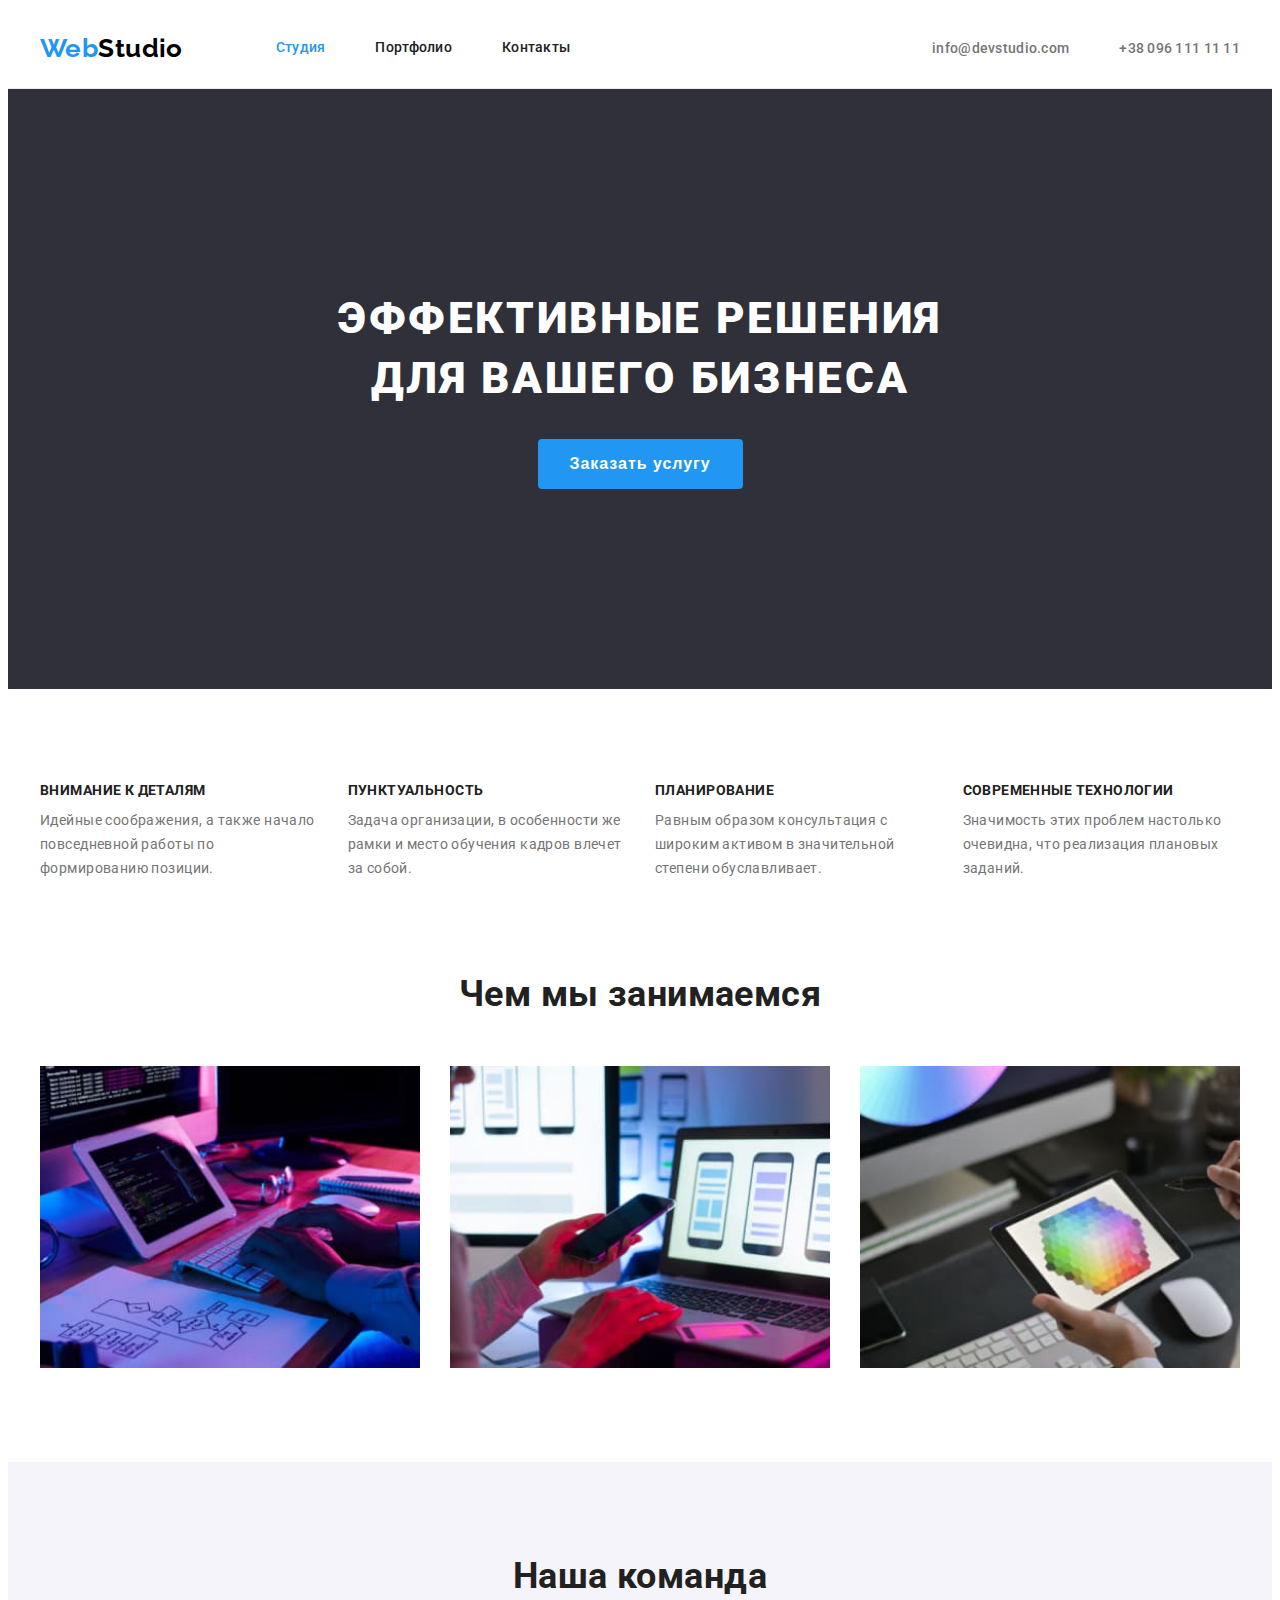
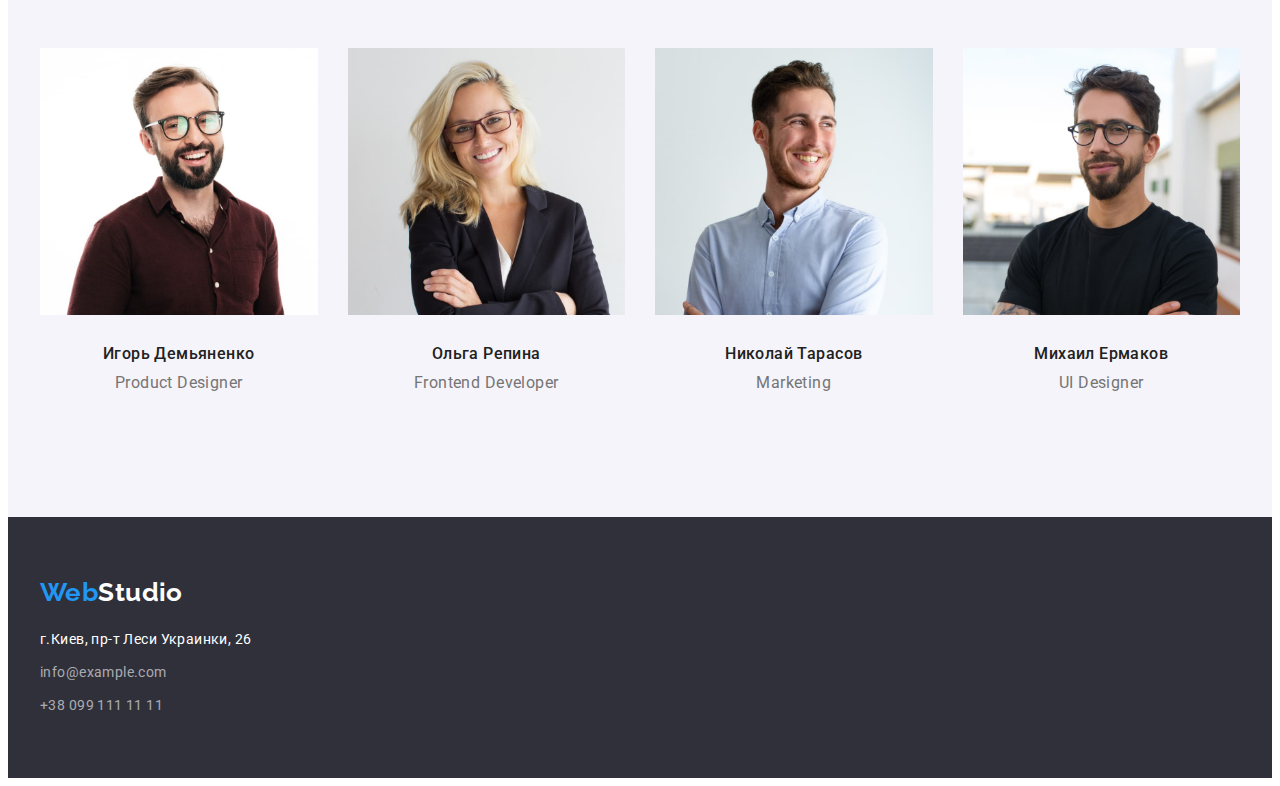
<file: index.html>
<!DOCTYPE html>
<html lang="ru">
  <head>
    <meta charset="UTF-8" />
    <meta http-equiv="X-UA-Compatible" content="IE=edge" />
    <meta name="viewport" content="width=device-width, initial-scale=1.0" />
    <title>Студия</title>
    <link rel="preconnect" href="https://fonts.googleapis.com" />
    <link rel="preconnect" href="https://fonts.gstatic.com" crossorigin />
    <link
      href="https://fonts.googleapis.com/css2?family=Raleway:wght@700&family=Roboto:wght@400;500;700;900&display=swap"
      rel="stylesheet"
    />
    <link
      rel="stylesheet"
      href="https://cdnjs.cloudflare.com/ajax/libs/modern-normalize/1.1.0/modern-normalize.min.css"
      integrity="sha512-wpPYUAdjBVSE4KJnH1VR1HeZfpl1ub8YT/NKx4PuQ5NmX2tKuGu6U/JRp5y+Y8XG2tV+wKQpNHVUX03MfMFn9Q=="
      crossorigin="anonymous"
      referrerpolicy="no-referrer"
    />
    <link rel="stylesheet" href="css/styles.css" />
  </head>
  <body>
    <!-- Шапка -->
    <header class="header">
      <div class="container main-head">
        <nav class="header-nav main-head">
          <a lang="en" href="" class="header-logo link">
            <span class="logo-part">Web</span>Studio
          </a>
          <ul class="header-item-nav list">
            <li class="header-list"><a href="" class="header-link link current">Студия</a></li>
            <li class="header-list">
              <a href="./portfolio.html" class="header-link link">Портфолио</a>
            </li>
            <li class="header-list"><a href="" class="header-link link">Контакты</a></li>
          </ul>
        </nav>
        <ul class="header-contacts list">
          <li class="item">
            <a href="mailto:info@devstudio.com" class="header-contact link">info@devstudio.com</a>
          </li>
          <li class="item">
            <a href="tel:+380961111111" class="header-contact link">+38 096 111 11 11</a>
          </li>
        </ul>
      </div>
    </header>
    <main>
      <!-- Секция 1 -->

      <section class="hero">
        <div class="container">
          <h1 class="hero-title">
            Эффективные решения <br />
            для вашего бизнеса
          </h1>
          <button type="button" class="hero-button">Заказать услугу</button>
        </div>
      </section>

      <!-- Секция 2 -->
      <section class="section">
        <div class="container">
          <h2 class="visually-hidden">О нас</h2>
          <ul class="features list">
            <li class="features-list">
              <h3 class="features-title">Внимание к деталям</h3>
              <p class="features-text">
                Идейные соображения, а также начало повседневной работы по формированию позиции.
              </p>
            </li>
            <li class="features-list">
              <h3 class="features-title">Пунктуальность</h3>
              <p class="features-text">
                Задача организации, в особенности же рамки и место обучения кадров влечет за собой.
              </p>
            </li>
            <li class="features-list">
              <h3 class="features-title">Планирование</h3>
              <p class="features-text">
                Равным образом консультация с широким активом в значительной степени обуславливает.
              </p>
            </li>
            <li class="features-list">
              <h3 class="features-title">Современные технологии</h3>
              <p class="features-text">
                Значимость этих проблем настолько очевидна, что реализация плановых заданий.
              </p>
            </li>
          </ul>
        </div>
      </section>
      <!-- Секция 3 -->
      <section class="section">
        <div class="container">
          <h2 class="section-title">Чем мы занимаемся</h2>
          <ul class="progects list">
            <li class="progects-list">
              <img
                src="images/box-1.jpg"
                alt="Человек, который печатает на компьютере"
                width="370"
              />
            </li>
            <li class="progects-list">
              <img
                src="images/box-2.jpg"
                alt="Человек с телефоном в руке за компьютером"
                width="370"
              />
            </li>
            <li class="progects-list">
              <img
                src="images/box-3.jpg"
                alt="Человек работающий на планшете за столом"
                width="370"
              />
            </li>
          </ul>
        </div>
      </section>
      <!-- Секция 4 -->
      <section class="section background">
        <div class="container">
          <h2 class="section-title">Наша команда</h2>
          <ul class="our-team list">
            <li class="our-team-list">
              <div class="tumb"><img src="images/img.jpg" alt="" width="270" /></div>
              <div class="add-item">
                <h3 class="our-team-title">Игорь Демьяненко</h3>
                <p lang="en" class="our-team-text">Product Designer</p>
              </div>
            </li>
            <li class="our-team-list">
              <div class="tumb"><img src="images/img-1.jpg" alt="" width="270" /></div>
              <div class="add-item">
                <h3 class="our-team-title">Ольга Репина</h3>
                <p lang="en" class="our-team-text">Frontend Developer</p>
              </div>
            </li>
            <li class="our-team-list">
              <div class="tumb"><img src="images/img-2.jpg" alt="" width="270" /></div>
              <div class="add-item">
                <h3 class="our-team-title">Николай Тарасов</h3>
                <p lang="en" class="our-team-text">Marketing</p>
              </div>
            </li>
            <li class="our-team-list">
              <div class="tumb"><img src="images/img-3.jpg" alt="" width="270" /></div>
              <div class="add-item">
                <h3 class="our-team-title">Михаил Ермаков</h3>
                <p lang="en" class="our-team-text">UI Designer</p>
              </div>
            </li>
          </ul>
        </div>
      </section>
    </main>
    <!-- Подвал -->
    <footer class="footer">
      <div class="container">
        <a lang="en" href="" class="footer-logo link"> <span class="logo-part">Web</span>Studio </a>
        <address class="address">
          <ul class="address-item list">
            <li class="address-list">
              <a
                class="address-location link"
                href="https://goo.gl/maps/B6BpjRjYe1nXSvgx5"
                target="_blank"
                rel="noopener nofollow noreferrer"
                >г.Киев, пр-т Леси Украинки, 26</a
              >
            </li>
            <li class="address-list">
              <a class="address-contacts link" href="mailto:info@example.com">info@example.com</a>
            </li>
            <li class="address-list">
              <a class="address-contacts link" href="tel:+380991111111">+38 099 111 11 11</a>
            </li>
          </ul>
        </address>
      </div>
    </footer>
  </body>
</html>
</file>
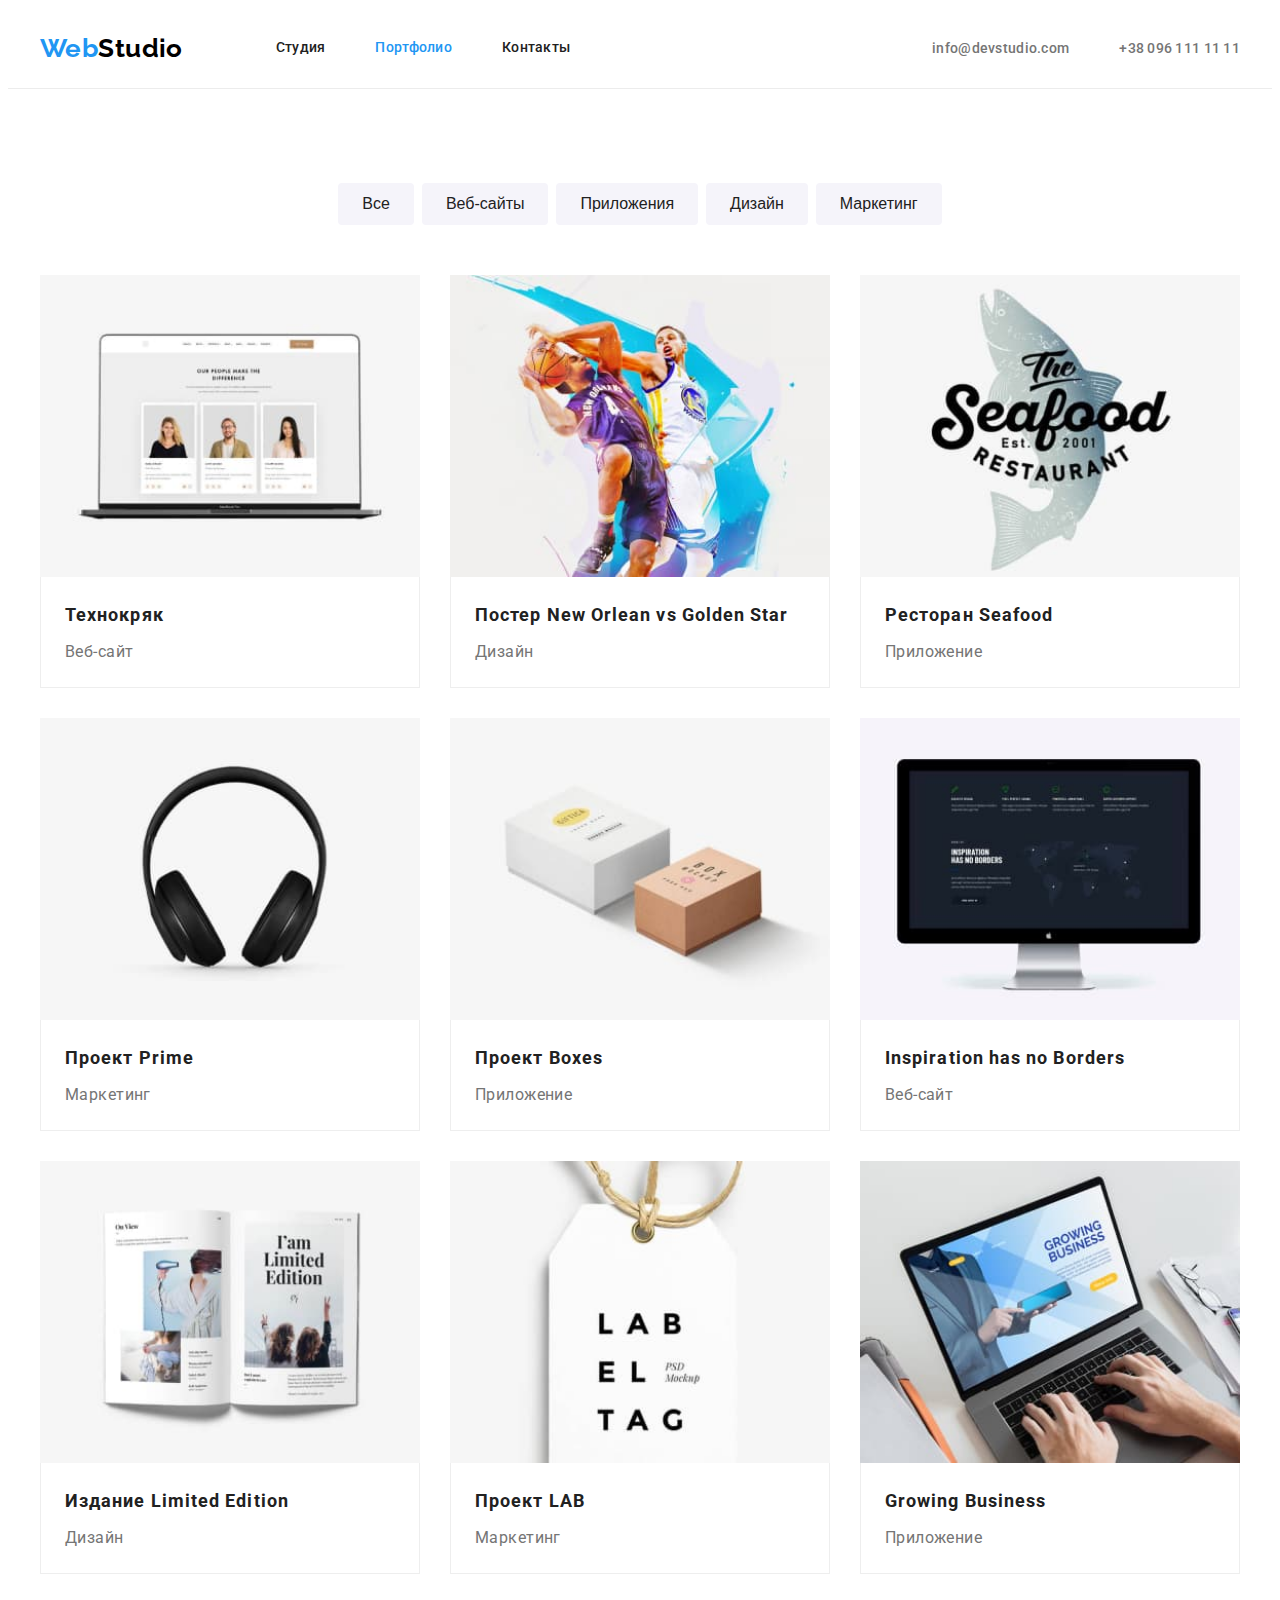
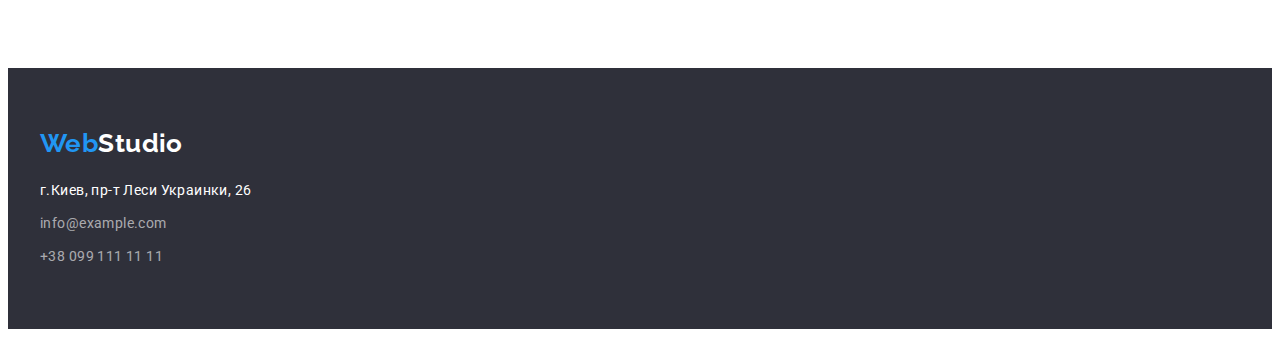
<file: portfolio.html>
<!DOCTYPE html>
<html lang="ru">
  <head>
    <meta charset="UTF-8" />
    <meta http-equiv="X-UA-Compatible" content="IE=edge" />
    <meta name="viewport" content="width=device-width, initial-scale=1.0" />
    <title>Портфолио</title>
    <link rel="preconnect" href="https://fonts.googleapis.com" />
    <link rel="preconnect" href="https://fonts.gstatic.com" crossorigin />
    <link
      href="https://fonts.googleapis.com/css2?family=Raleway:wght@700&family=Roboto:wght@400;500;700;900&display=swap"
      rel="stylesheet"
    />
    <link
      rel="stylesheet"
      href="https://cdnjs.cloudflare.com/ajax/libs/modern-normalize/1.1.0/modern-normalize.min.css"
      integrity="sha512-wpPYUAdjBVSE4KJnH1VR1HeZfpl1ub8YT/NKx4PuQ5NmX2tKuGu6U/JRp5y+Y8XG2tV+wKQpNHVUX03MfMFn9Q=="
      crossorigin="anonymous"
      referrerpolicy="no-referrer"
    />
    <link rel="stylesheet" href="css/styles.css" />
  </head>
  <body>
    <!-- Шапка -->
    <header class="header">
      <div class="container main-head">
        <nav class="header-nav main-head">
          <a lang="en" href="" class="header-logo link">
            <span class="logo-part">Web</span>Studio
          </a>
          <ul class="header-item-nav list">
            <li class="header-list"><a href="./index.html" class="header-link link">Студия</a></li>
            <li class="header-list">
              <a href="" class="header-link link current">Портфолио</a>
            </li>
            <li class="header-list"><a href="" class="header-link link">Контакты</a></li>
          </ul>
        </nav>
        <ul class="header-contacts list">
          <li class="item">
            <a href="mailto:info@devstudio.com" class="header-contact link">info@devstudio.com</a>
          </li>
          <li class="item">
            <a href="tel:+380961111111" class="header-contact link">+38 096 111 11 11</a>
          </li>
        </ul>
      </div>
    </header>
    <!-- Основной контент -->
    <main>
      <section class="section">
        <div class="container">
          <h1 class="visually-hidden">Наши работы</h1>
          <ul class="section-works list">
            <li class="section-list">
              <button type="button" class="section-works-button">Все</button>
            </li>
            <li class="section-list">
              <button type="button" class="section-works-button">Веб-сайты</button>
            </li>
            <li class="section-list">
              <button type="button" class="section-works-button">Приложения</button>
            </li>
            <li class="section-list">
              <button type="button" class="section-works-button">Дизайн</button>
            </li>
            <li class="section-list">
              <button type="button" class="section-works-button">Маркетинг</button>
            </li>
          </ul>
          <ul class="section-works-item list">
            <li class="section-works-list">
              <a href="" class="works-link link">
                <img src="./images/images.jpg" alt="Открытый ноутбук" width="370" />
                <div class="other-text">
                  <h2 class="works-title">Технокряк</h2>
                  <p class="works-text">Веб-сайт</p>
                </div></a
              >
            </li>
            <li class="section-works-list">
              <a href="" class="works-link link">
                <img src="./images/images-1.jpg" alt="Два баскетболиста с мячем" width="370" />
                <div class="other-text">
                  <h2 class="works-title">
                    Постер <span lang="en"> New Orlean vs Golden Star</span>
                  </h2>
                  <p class="works-text">Дизайн</p>
                </div></a
              >
            </li>
            <li class="section-works-list">
              <a href="" class="works-link link">
                <img
                  src="./images/images-2.jpg"
                  alt="Эмблема акулы с надписью названия ресторана"
                  width="370"
                />
                <div class="other-text">
                  <h2 class="works-title">Ресторан <span lang="en"> Seafood</span></h2>
                  <p class="works-text">Приложение</p>
                </div></a
              >
            </li>
            <li class="section-works-list">
              <a href="" class="works-link link">
                <img src="./images/images-3.jpg" alt="Безпроводные наушники" width="370" />
                <div class="other-text">
                  <h2 class="works-title">Проект <span lang="en">Prime</span></h2>
                  <p class="works-text">Маркетинг</p>
                </div></a
              >
            </li>
            <li class="section-works-list">
              <a href="" class="works-link link">
                <img
                  src="./images/images-4.jpg"
                  alt="Две коробки: большая белая и маленькая коричневая"
                  width="370"
                />
                <div class="other-text">
                  <h2 class="works-title">Проект <span lang="en">Boxes</span></h2>
                  <p class="works-text">Приложение</p>
                </div></a
              >
            </li>
            <li class="section-works-list">
              <a href="" class="works-link link">
                <img src="./images/images-5.jpg" alt="Монитор компьтера" width="370" />
                <div class="other-text">
                  <h2 class="works-title" lang="en">Inspiration has no Borders</h2>
                  <p class="works-text">Веб-сайт</p>
                </div></a
              >
            </li>
            <li class="section-works-list">
              <a href="" class="works-link link">
                <img src="./images/images-6.jpg" alt="Открытая книга" width="370" />
                <div class="other-text">
                  <h2 class="works-title">Издание <span lang="en">Limited Edition</span></h2>
                  <p class="works-text">Дизайн</p>
                </div></a
              >
            </li>
            <li class="section-works-list">
              <a href="" class="works-link link">
                <img src="./images/images-7.jpg" alt="Белая бирка" width="370" />
                <div class="other-text">
                  <h2 class="works-title">Проект <span lang="en">LAB</span></h2>
                  <p class="works-text">Маркетинг</p>
                </div></a
              >
            </li>
            <li class="section-works-list">
              <a href="" class="works-link link">
                <img
                  src="./images/images-8.jpg"
                  alt="Человек, печатающий на ноутбуке"
                  width="370"
                />
                <div class="other-text">
                  <h2 class="works-title" lang="en">Growing Business</h2>
                  <p class="works-text">Приложение</p>
                </div></a
              >
            </li>
          </ul>
        </div>
      </section>
    </main>
    <!-- Подвал -->
    <footer class="footer">
      <div class="container">
        <a lang="en" href="" class="footer-logo link"> <span class="logo-part">Web</span>Studio </a>
        <address class="address">
          <ul class="address-item list">
            <li class="address-list">
              <a
                class="address-location link"
                href="https://goo.gl/maps/B6BpjRjYe1nXSvgx5"
                target="_blank"
                rel="noopener nofollow noreferrer"
                >г.Киев, пр-т Леси Украинки, 26</a
              >
            </li>
            <li class="address-list">
              <a class="address-contacts link" href="mailto:info@example.com">info@example.com</a>
            </li>
            <li class="address-list">
              <a class="address-contacts link" href="tel:+380991111111">+38 099 111 11 11</a>
            </li>
          </ul>
        </address>
      </div>
    </footer>
  </body>
</html>
</file>
<file: css/styles.css>
:root {
  --primary-text-color: #757575;
  --title-text-color: #212121;
  --accent-color: #2196f3;
  --text-color: #ffffff;
  --address-color: rgba(255, 255, 255, 0.6);
  --hero-footer-color: #2f303a;
  --section-our-team-color: #f5f4fa;
  --primary-white-color: #ffffff;
  --logo-color: #000000;
  --hero-button-accent: #188ce8;
  --px-left-right: 30px;
  --px-top-bottom: 94px;
}

p,
h1,
h2,
h3,
h4,
h5,
h6 {
  margin: 0;
}

ul,
ol {
  margin: 0;
  padding-left: 0;
}

img {
  display: block;
  min-width: 100%;
}

body {
  color: var(--primary-text-color);
  background-color: var(--primary-white-color);
  font-family: Roboto, sans-serif;
  letter-spacing: 0.03em;
  font-size: 14px;
}

/* -------------------------------Утилиты---------------------------- */

.list {
  list-style: none;
}

.link {
  text-decoration: none;
}

.background {
  background-color: var(--section-our-team-color);
}

.visually-hidden {
  position: absolute;
  white-space: nowrap;
  width: 1px;
  height: 1px;
  overflow: hidden;
  border: 0;
  padding: 0;
  clip: rect(0 0 0 0);
  clip-path: inset(50%);
  margin: -1px;
}

.container {
  width: 1200px;
  margin: 0 auto;
  padding-left: 15px;
  padding-right: 15px;
}

/* -------------------------------Шапка---------------------------- */

.header {
  border-bottom: 1px solid #ececec;
}

.main-head {
  display: flex;
  align-items: center;
}

.header-logo {
  margin-right: 93px;

  color: var(--logo-color);
  font-family: Raleway, sans-serif;
  font-weight: 700;
  font-size: 26px;
  line-height: 1.19;
}

.logo-part {
  color: var(--accent-color);
}

.header-nav .link.current {
  color: var(--accent-color);
}

.header-item-nav {
  display: flex;
}

.header-list {
  margin-right: 50px;
}

.header-list:last-child {
  margin-right: 0;
}

.header-link {
  display: block;
  padding-top: 32px;
  padding-bottom: 32px;

  font-weight: 500;
  line-height: 1.14;
  letter-spacing: 0.02em;
  color: var(--title-text-color);
}

.header-contacts {
  display: flex;
  margin-left: auto;
}

.header-contacts .item + .item {
  margin-left: 50px;
}

.header-contact {
  font-weight: 500;
  line-height: 1.14;
  letter-spacing: 0.02em;
  color: var(--primary-text-color);
}

.header-link:hover,
.header-link:focus,
.header-contact:hover,
.header-contact:focus {
  color: var(--accent-color);
}

/* -------------------------------Герой---------------------------- */

.hero {
  padding-top: 200px;
  padding-bottom: 200px;

  background-color: var(--hero-footer-color);
  text-align: center;
}

.hero-title {
  margin-bottom: var(--px-left-right);

  font-weight: 900;
  font-size: 44px;
  line-height: 1.36;
  text-align: center;
  letter-spacing: 0.06em;
  text-transform: uppercase;
  color: var(--text-color);
}

.hero-button {
  padding: 10px 32px;
  border-style: none;
  border-radius: 4px;

  color: var(--text-color);
  background-color: var(--accent-color);
  font-weight: 700;
  font-size: 16px;
  line-height: 1.88;
  letter-spacing: 0.06em;
  cursor: pointer;
}

.hero-button:hover,
.hero-button:focus {
  background-color: var(--hero-button-accent);
}

/* -------------------------------Секция 2---------------------------- */

.section {
  padding-top: var(--px-top-bottom);
}

.section + .section {
  padding-bottom: var(--px-top-bottom);
}

.section-title {
  margin-bottom: 50px;

  font-weight: 700;
  font-size: 36px;
  line-height: 1.16;
  text-align: center;
  color: var(--title-text-color);
}

.features {
  display: flex;
  flex-wrap: wrap;
  margin-left: calc(-1 * var(--px-left-right));
}

.features-title {
  margin-bottom: 10px;

  font-weight: 700;
  font-size: 14px;
  line-height: 1.14;
  text-transform: uppercase;
  color: var(--title-text-color);
}

.features-list {
  flex-basis: calc(100% / 4 - var(--px-left-right));
  margin-left: var(--px-left-right);
}

.features-text {
  line-height: 1.71;
}

/* -------------------------------Секция 3---------------------------- */

.progects {
  display: flex;
  margin-left: calc(-1 * var(--px-left-right));
}

.progects-list {
  flex-basis: calc(100% / 3 - var(--px-left-right));
  margin-left: var(--px-left-right);
}

/* -------------------------------Секция 4---------------------------- */

.our-team {
  display: flex;
  margin-left: calc(-1 * var(--px-left-right));
}

.our-team-list {
  flex-basis: calc(100% / 4 - var(--px-left-right));
  margin-left: var(--px-left-right);
}

.our-team-title {
  margin-bottom: 10px;

  font-weight: 500;
  font-size: 16px;
  line-height: 1.18;
  text-align: center;
  color: var(--title-text-color);
}
.our-team-text {
  font-size: 16px;
  line-height: 1.18;
  text-align: center;
}

.add-item {
  padding-top: var(--px-left-right);
  padding-bottom: var(--px-left-right);
}

/* -------------------------------Подвал---------------------------- */

.footer {
  padding-top: 60px;
  padding-bottom: 60px;

  background-color: var(--hero-footer-color);
}
.footer-logo {
  display: inline-block;
  margin-bottom: 20px;

  font-family: Raleway, sans-serif;
  font-weight: 700;
  font-size: 26px;
  line-height: 1.19;
  color: var(--primary-white-color);
}

.address-location {
  font-style: normal;
  line-height: 1.71;
  color: var(--text-color);
}

.address-contacts {
  display: inline-block;
  margin-top: 9px;

  font-style: normal;
  line-height: 1.71;
  color: var(--address-color);
}

.address-location:hover,
.address-contacts:hover,
.address-location:focus,
.address-contacts:focus {
  color: var(--accent-color);
}

/* -------------------------------Портфолио---------------------------- */

.section-works {
  display: flex;
  justify-content: center;
  margin-bottom: 50px;
}

.section-list {
  margin-left: 8px;
}

.section-list:first-child {
  margin-left: 0;
}

.section-works-button {
  padding: 6px 22px;
  border-radius: 4px;
  border-color: transparent;

  font-weight: 500;
  font-size: 16px;
  line-height: 1.62;
  color: var(--title-text-color);
  cursor: pointer;
  background-color: var(--section-our-team-color);
}

.section-works-item {
  display: flex;
  flex-wrap: wrap;
  margin-left: calc(-1 * var(--px-left-right));
  margin-top: calc(-1 * var(--px-left-right));
  padding-bottom: var(--px-top-bottom);
}

.section-works-list {
  flex-basis: calc(100% / 3 - var(--px-left-right));
  margin-left: var(--px-left-right);
  margin-top: var(--px-left-right);
}

.section-works-button:hover,
.section-works-button:focus {
  color: var(--primary-white-color);
  background-color: var(--accent-color);
}

.works-title {
  margin-bottom: 4px;

  font-weight: 700;
  font-size: 18px;
  line-height: 2;
  letter-spacing: 0.06em;
  color: var(--title-text-color);
}
.works-text {
  font-size: 16px;
  line-height: 1.88;
  color: var(--primary-text-color);
}

.other-text {
  padding: 20px 24px;
  border-left: 1px solid #eeeeee;
  border-right: 1px solid #eeeeee;
  border-bottom: 1px solid #eeeeee;
}
</file>
